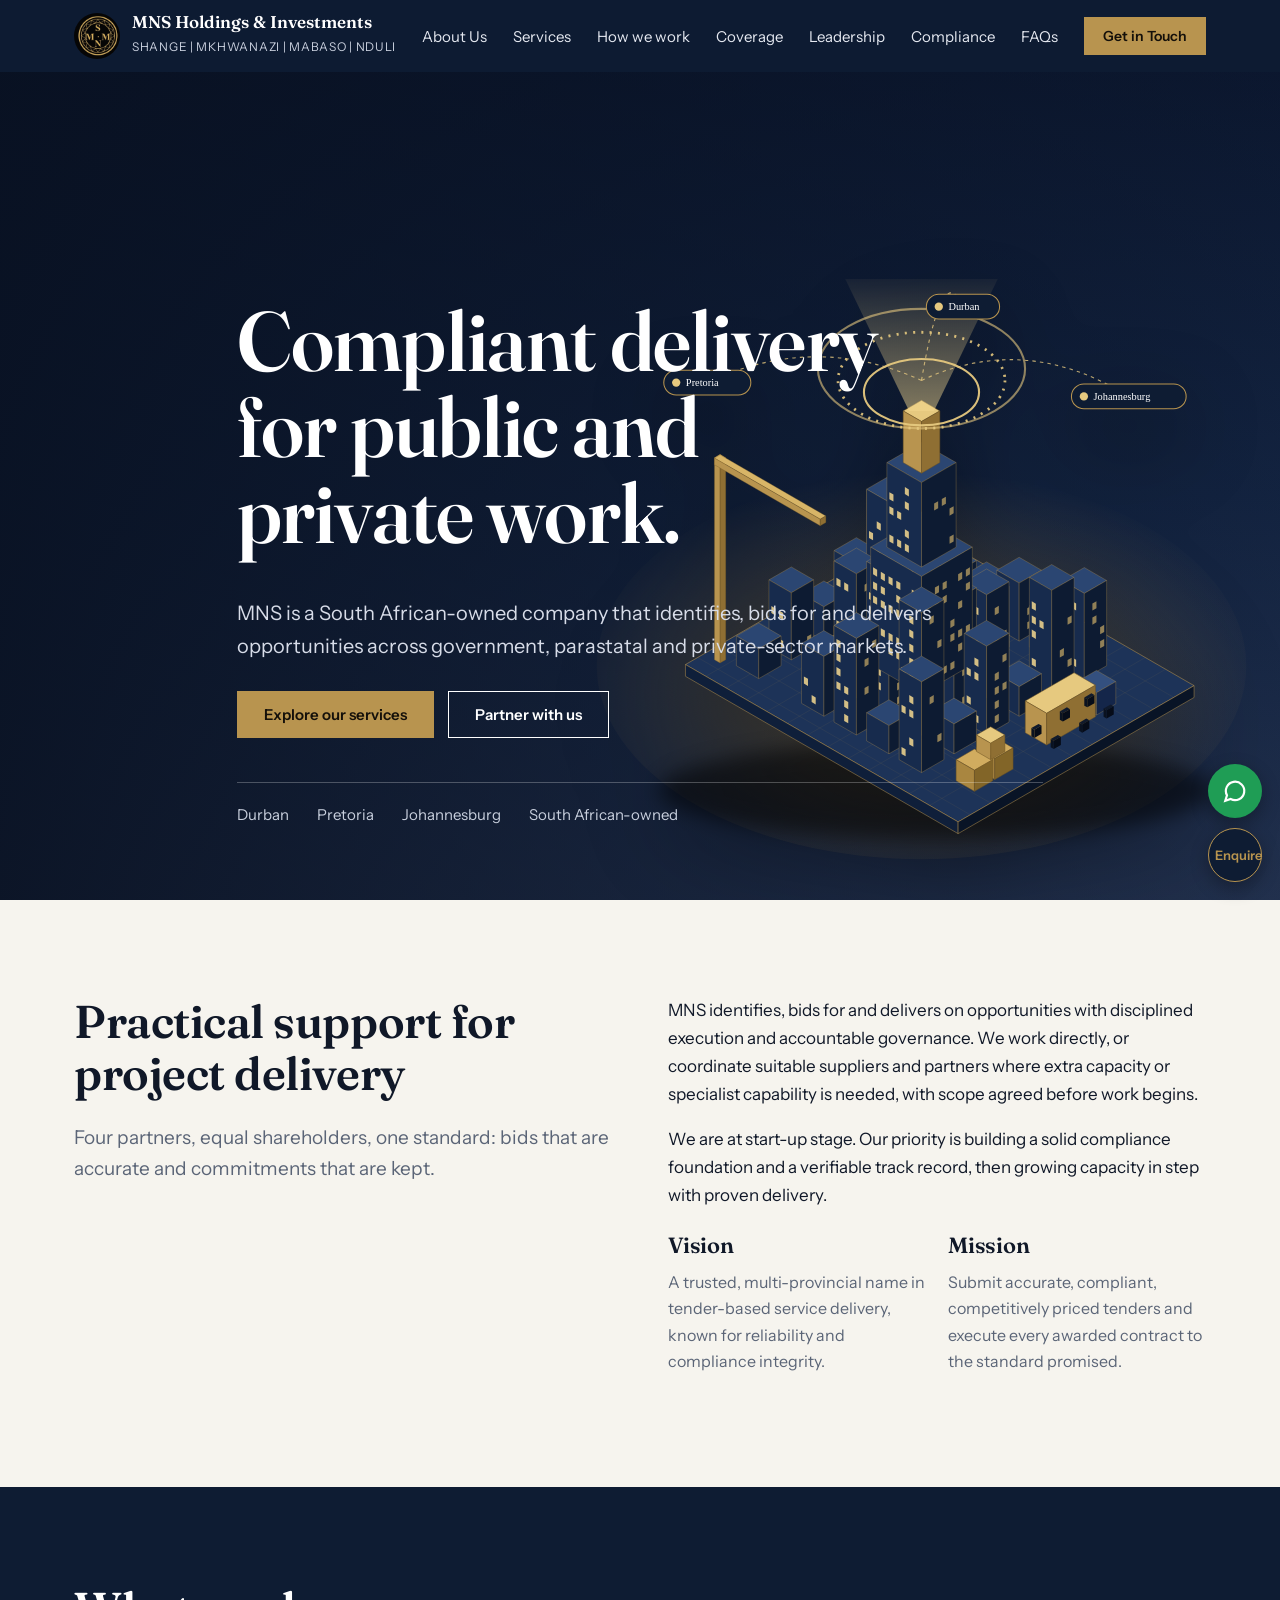
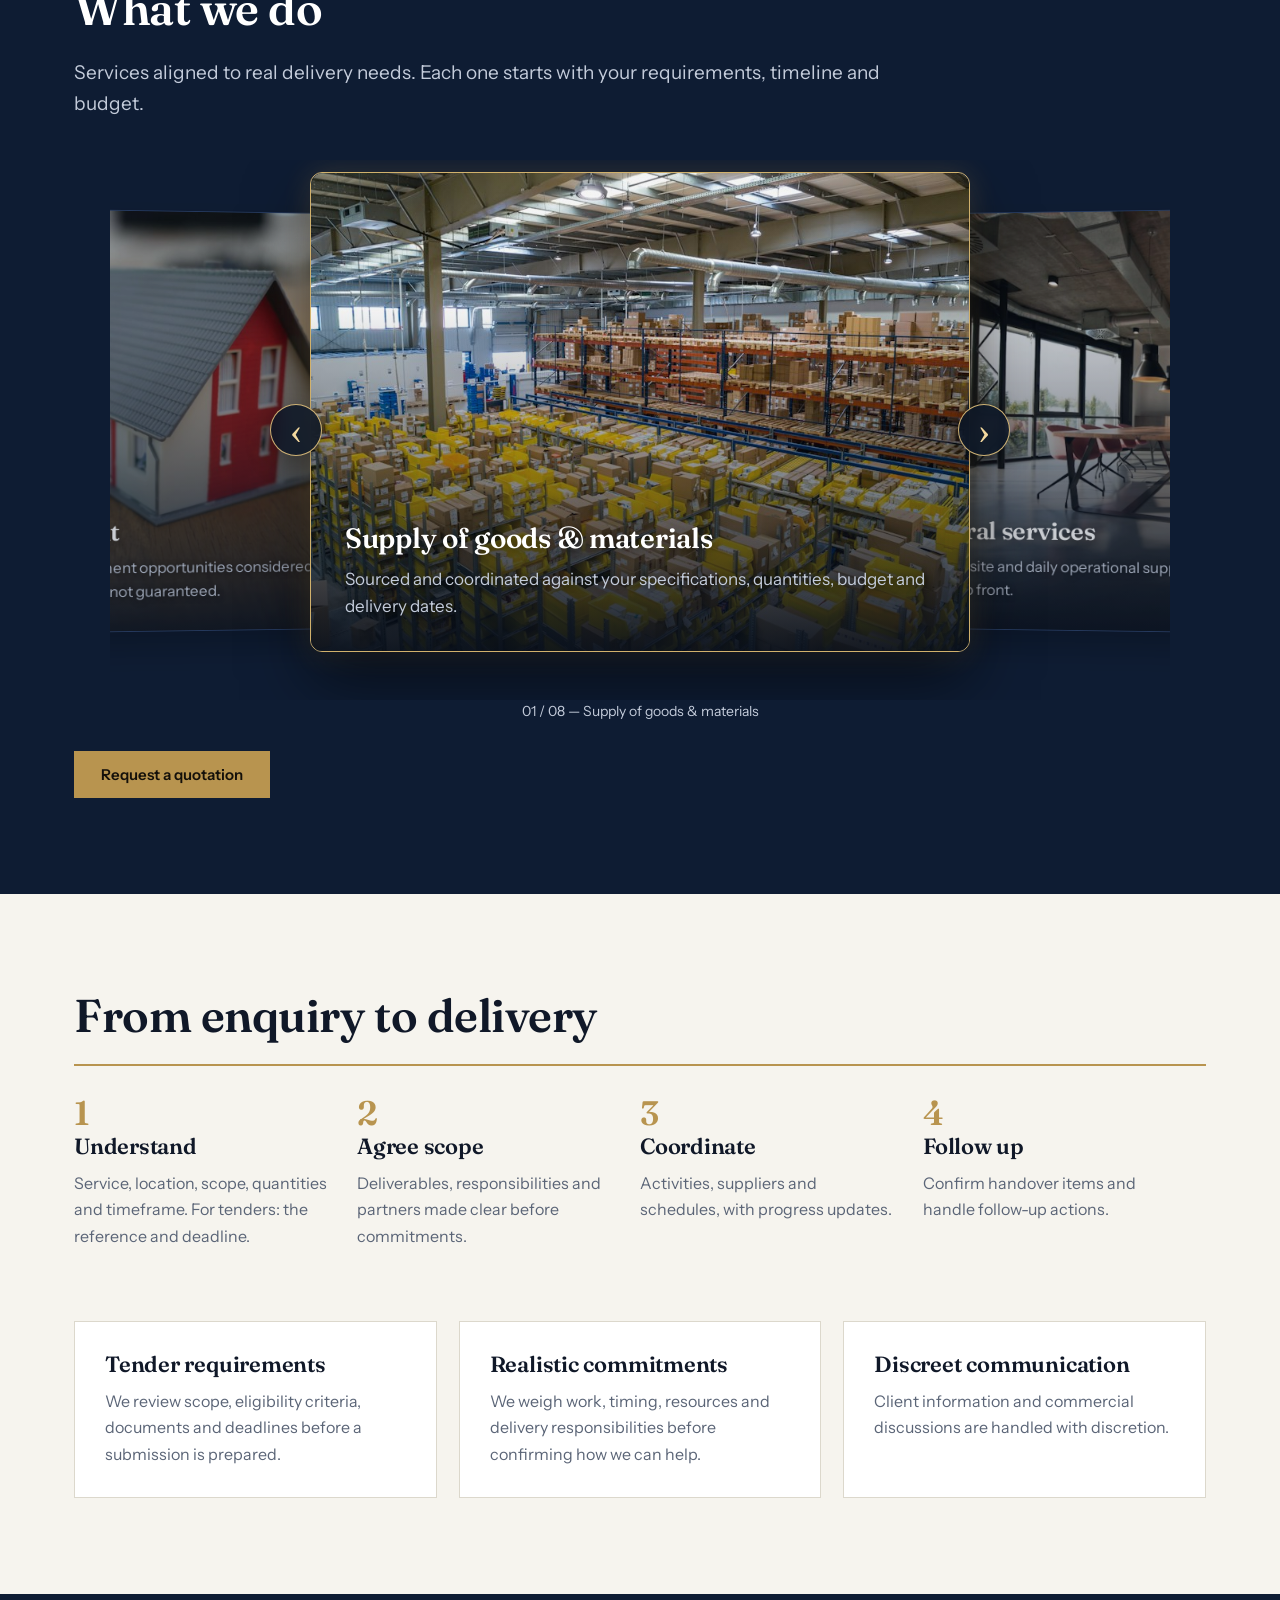
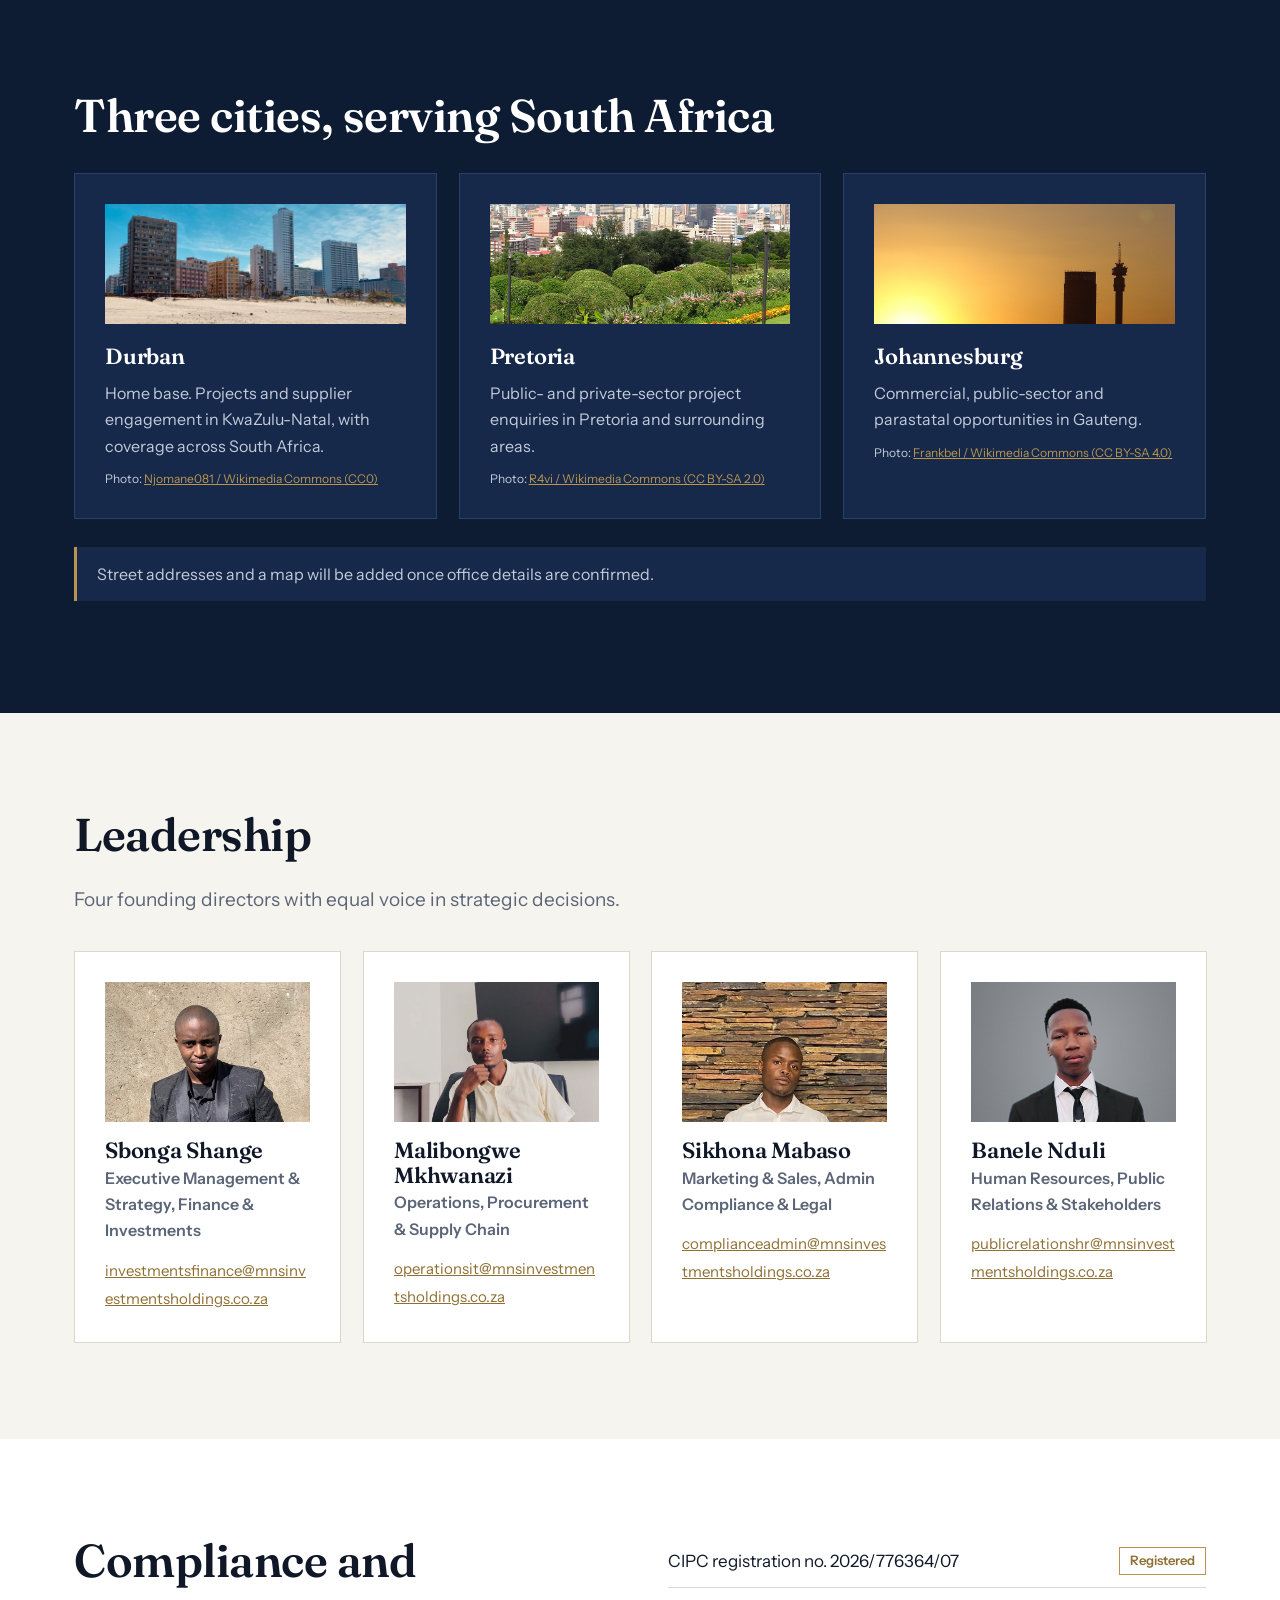
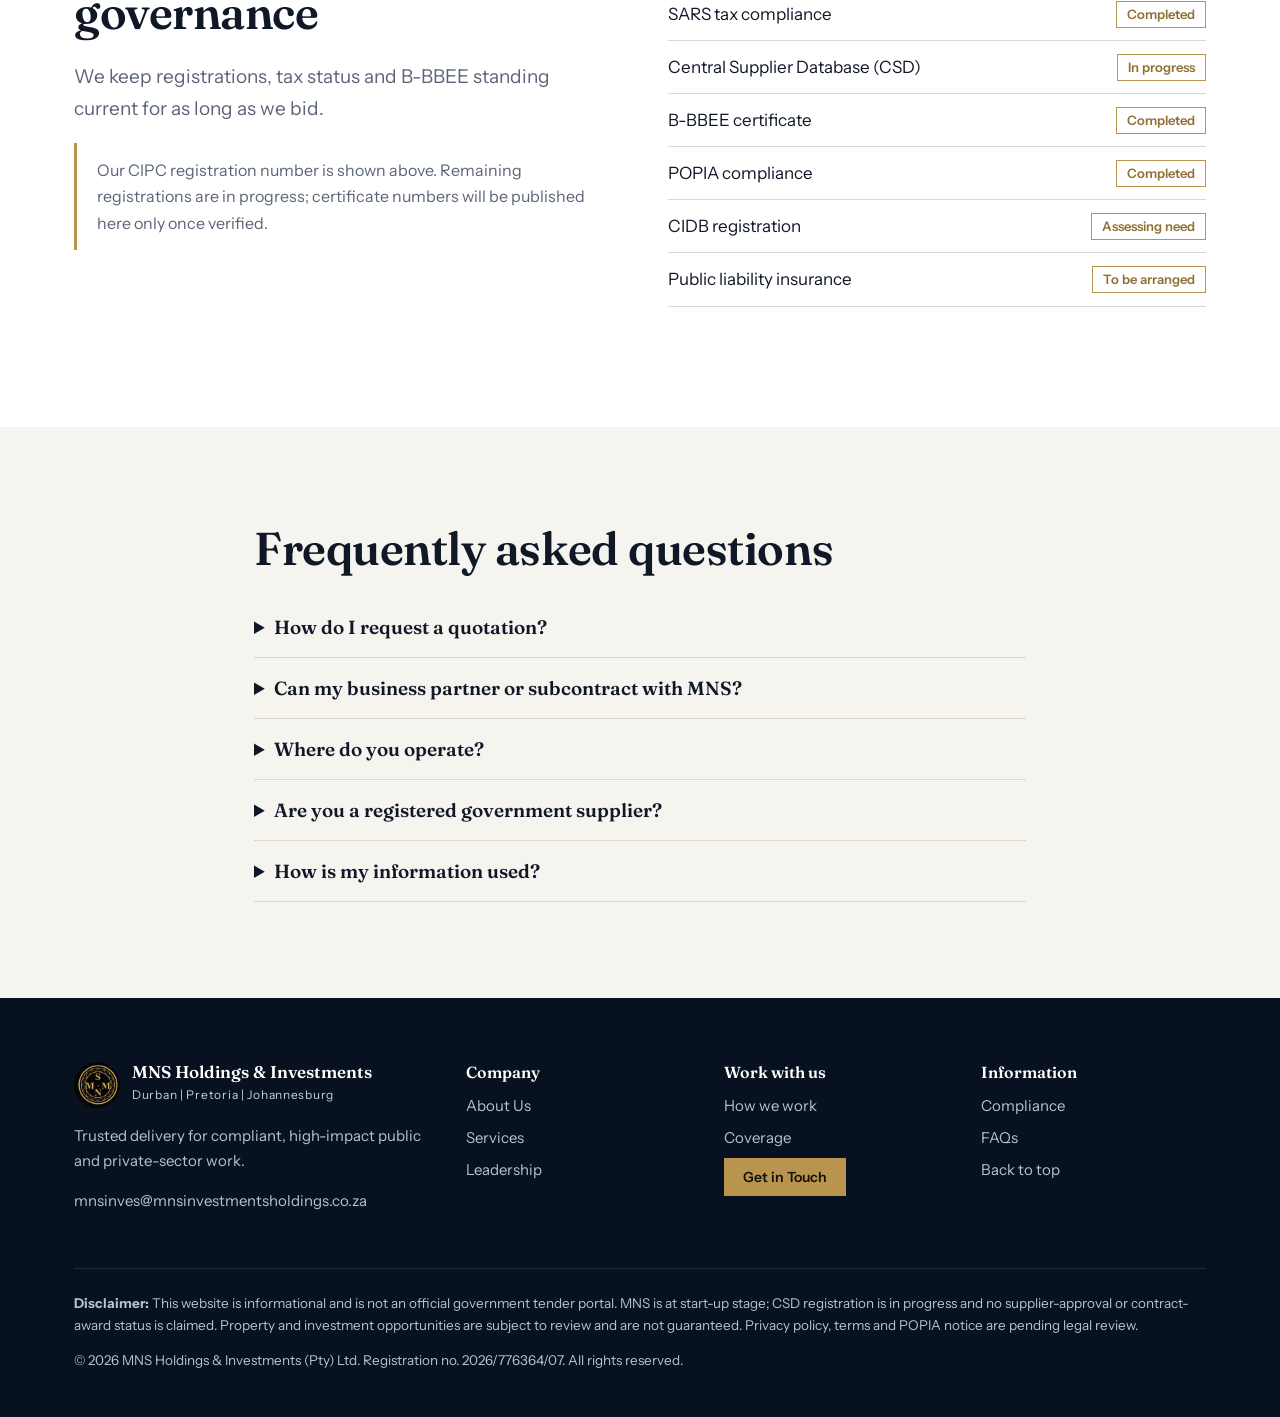
<file: index.html>
<!DOCTYPE html>
<html lang="en-ZA">
<head>
<meta charset="utf-8">
<meta name="viewport" content="width=device-width, initial-scale=1, viewport-fit=cover">
<title>MNS Holdings & Investments | Tender and project services, South Africa</title>
<meta name="description" content="South African-owned company that identifies, bids for and delivers on government, parastatal and private-sector opportunities from Durban, Pretoria and Johannesburg.">
<link rel="canonical" href="https://mnsinvestmentsholdings.co.za/">
<link rel="icon" href="assets/logo.png">
<meta property="og:type" content="website"><meta property="og:title" content="MNS Holdings &amp; Investments">
<meta property="og:description" content="Compliant delivery for public and private work from Durban, Pretoria and Johannesburg.">
<meta property="og:url" content="https://mnsinvestmentsholdings.co.za/"><meta name="theme-color" content="#0e1c33">
<script type="application/ld+json">{"@context":"https://schema.org","@type":"Organization","name":"MNS Holdings & Investments (Pty) Ltd","url":"https://mnsinvestmentsholdings.co.za/","email":"mnsinves@mnsinvestmentsholdings.co.za"}</script>
<link rel="preconnect" href="https://fonts.googleapis.com"><link rel="preconnect" href="https://fonts.gstatic.com" crossorigin>
<link href="https://fonts.googleapis.com/css2?family=Fraunces:opsz,wght@9..144,400;9..144,600&family=Instrument+Sans:wght@400;500;600&display=swap" rel="stylesheet">
<link rel="stylesheet" href="css/styles.css">
</head>
<body>
<header>
 <div class="wrap nav">
  <a class="logo" href="#top" aria-label="MNS Holdings and Investments home"><img class="mark" src="assets/logo.png" alt="" width="46" height="46"><span><b>MNS Holdings &amp; Investments</b><small>SHANGE | MKHWANAZI | MABASO | NDULI</small></span></a>
  <nav aria-label="Main">
   <button class="burger" aria-expanded="false" aria-controls="menu" id="bg">Menu</button>
   <ul id="menu">
    <li><a href="#about">About Us</a></li><li><a href="#services">Services</a></li><li><a href="#process">How we work</a></li><li><a href="#coverage">Coverage</a></li><li><a href="#team">Leadership</a></li><li><a href="#compliance">Compliance</a></li><li><a href="#faq">FAQs</a></li>
    <li><button class="btn sm" data-open>Get in Touch</button></li>
   </ul>
  </nav>
 </div>
</header>

<main id="top">
<div class="hero">
 <img class="hero-art" src="assets/hero-3d.svg" alt="Isometric illustration of a tower crowned with gold rings above a city grid, linking Durban, Pretoria and Johannesburg" width="1000" height="860">
 <div class="wrap">
  <h1>Compliant delivery for public and private work.</h1>
  <p>MNS is a South African-owned company that identifies, bids for and delivers opportunities across government, parastatal and private-sector markets.</p>
  <div class="cta"><a class="btn" href="#services">Explore our services</a><button class="btn ghost" data-open>Partner with us</button></div>
  <div class="cities"><span>Durban</span><span>Pretoria</span><span>Johannesburg</span><span>South African-owned</span></div>
 </div>
</div>

<section id="about"><div class="wrap grid g2" style="align-items:start;gap:56px">
 <div><h2>Practical support for project delivery</h2>
 <p class="lead">Four partners, equal shareholders, one standard: bids that are accurate and commitments that are kept.</p></div>
 <div><p>MNS identifies, bids for and delivers on opportunities with disciplined execution and accountable governance. We work directly, or coordinate suitable suppliers and partners where extra capacity or specialist capability is needed, with scope agreed before work begins.</p>
 <p>We are at start-up stage. Our priority is building a solid compliance foundation and a verifiable track record, then growing capacity in step with proven delivery.</p>
 <div class="grid g2" style="margin-top:24px"><div><h3>Vision</h3><p style="color:var(--mute);font-size:16px">A trusted, multi-provincial name in tender-based service delivery, known for reliability and compliance integrity.</p></div><div><h3>Mission</h3><p style="color:var(--mute);font-size:16px">Submit accurate, compliant, competitively priced tenders and execute every awarded contract to the standard promised.</p></div></div></div>
</div></section>

<section id="services" class="band"><div class="wrap">
 <h2>What we do</h2><p class="lead" style="margin-bottom:40px">Services aligned to real delivery needs. Each one starts with your requirements, timeline and budget.</p>
 <div class="services-carousel" role="region" aria-roledescription="carousel" aria-label="MNS services">
  <div class="services-stage" id="service-stage" tabindex="0" aria-label="Service carousel. Use the arrow keys or swipe to browse services.">
   <article class="card service-slide" role="group" aria-roledescription="slide"><img class="service-photo" src="assets/services/goods.jpg" alt="Goods and materials prepared for distribution" width="900" height="600" loading="lazy"><div class="service-copy"><h3>Supply of goods &amp; materials</h3><p>Sourced and coordinated against your specifications, quantities, budget and delivery dates.</p></div></article>
   <article class="card service-slide" role="group" aria-roledescription="slide"><img class="service-photo" src="assets/services/general.jpg" alt="Bright office prepared for day-to-day operations" width="900" height="600" loading="lazy"><div class="service-copy"><h3>General services</h3><p>Facilities, site and daily operational support, with tasks, hours and access agreed up front.</p></div></article>
   <article class="card service-slide" role="group" aria-roledescription="slide"><img class="service-photo" src="assets/services/partnership.jpg" alt="Construction professionals collaborating on a project" width="900" height="600" loading="lazy"><div class="service-copy"><h3>Subcontracting &amp; joint ventures</h3><p>Suitable contractors and suppliers coordinated, with roles agreed against the tender scope.</p></div></article>
   <article class="card service-slide" role="group" aria-roledescription="slide"><img class="service-photo" src="assets/services/professional.jpg" alt="Professional reviewing project paperwork" width="900" height="600" loading="lazy"><div class="service-copy"><h3>Professional support</h3><p>Project coordination, administrative and procurement support, and tender-document preparation.</p></div></article>
   <article class="card service-slide" role="group" aria-roledescription="slide"><img class="service-photo" src="assets/services/construction.jpg" alt="Building under construction" width="900" height="600" loading="lazy"><div class="service-copy"><h3>Construction &amp; refurbishment</h3><p>Repairs, upgrades and refurbishment for commercial or public-facing spaces, against agreed milestones.</p></div></article>
   <article class="card service-slide" role="group" aria-roledescription="slide"><img class="service-photo" src="assets/services/logistics.jpg" alt="Packages ready for shipping and logistics" width="900" height="600" loading="lazy"><div class="service-copy"><h3>Logistics &amp; transport</h3><p>Transport, warehousing and distribution between suppliers, storage and project sites.</p></div></article>
   <article class="card service-slide" role="group" aria-roledescription="slide"><img class="service-photo" src="assets/services/cleaning.jpg" alt="Cleaning professional maintaining an interior space" width="900" height="600" loading="lazy"><div class="service-copy"><h3>Cleaning services</h3><p>Offices, shared facilities and public-facing spaces, defined in a service plan.</p></div></article>
   <article class="card service-slide" role="group" aria-roledescription="slide"><img class="service-photo" src="assets/services/property.jpg" alt="Residential property available for viewing" width="900" height="600" loading="lazy"><div class="service-copy"><h3>Property &amp; investment</h3><p>Acquisition, development and investment opportunities considered case by case. Subject to review; outcomes are not guaranteed.</p></div></article>
   <button class="service-nav service-nav-prev" id="service-prev" type="button" aria-label="Previous service"><span aria-hidden="true">&lsaquo;</span></button>
   <button class="service-nav service-nav-next" id="service-next" type="button" aria-label="Next service"><span aria-hidden="true">&rsaquo;</span></button>
  </div>
  <div class="service-controls" aria-label="Service carousel controls">
   <p class="service-count" id="service-count" aria-live="polite"></p>
  </div>
 </div>
 <div class="cta"><button class="btn" data-open>Request a quotation</button></div>
</div></section>

<section id="process"><div class="wrap">
 <h2>From enquiry to delivery</h2>
 <div class="steps" style="color:var(--txt)">
  <div><h3>Understand</h3><p style="color:var(--mute)">Service, location, scope, quantities and timeframe. For tenders: the reference and deadline.</p></div>
  <div><h3>Agree scope</h3><p style="color:var(--mute)">Deliverables, responsibilities and partners made clear before commitments.</p></div>
  <div><h3>Coordinate</h3><p style="color:var(--mute)">Activities, suppliers and schedules, with progress updates.</p></div>
  <div><h3>Follow up</h3><p style="color:var(--mute)">Confirm handover items and handle follow-up actions.</p></div>
 </div>
 <div class="grid g3" style="margin-top:56px">
  <div class="card"><h3>Tender requirements</h3><p>We review scope, eligibility criteria, documents and deadlines before a submission is prepared.</p></div>
  <div class="card"><h3>Realistic commitments</h3><p>We weigh work, timing, resources and delivery responsibilities before confirming how we can help.</p></div>
  <div class="card"><h3>Discreet communication</h3><p>Client information and commercial discussions are handled with discretion.</p></div>
 </div>
</div></section>

<section id="coverage" class="band"><div class="wrap">
 <h2>Three cities, serving South Africa</h2>
 <div class="grid g3" style="margin-top:32px">
  <div class="card coverage-card"><img class="coverage-photo" src="assets/coverage/durban.jpg" alt="Durban beachfront buildings and coastline" width="900" height="506" loading="lazy"><h3>Durban</h3><p>Home base. Projects and supplier engagement in KwaZulu-Natal, with coverage across South Africa.</p><small class="image-credit">Photo: <a href="https://commons.wikimedia.org/wiki/File:Durban_South_Beach_(28_October_2024).jpg" target="_blank" rel="noopener">Njomane081 / Wikimedia Commons (CC0)</a></small></div>
  <div class="card coverage-card"><img class="coverage-photo" src="assets/coverage/pretoria.jpg" alt="Pretoria skyline" width="900" height="675" loading="lazy"><h3>Pretoria</h3><p>Public- and private-sector project enquiries in Pretoria and surrounding areas.</p><small class="image-credit">Photo: <a href="https://commons.wikimedia.org/wiki/File:Pretoria_Skyline.jpg" target="_blank" rel="noopener">R4vi / Wikimedia Commons (CC BY-SA 2.0)</a></small></div>
  <div class="card coverage-card"><img class="coverage-photo" src="assets/coverage/johannesburg.jpg" alt="Johannesburg city skyline at night" width="900" height="675" loading="lazy"><h3>Johannesburg</h3><p>Commercial, public-sector and parastatal opportunities in Gauteng.</p><small class="image-credit">Photo: <a href="https://commons.wikimedia.org/wiki/File:Johannesburg-city-skyline-night.jpg" target="_blank" rel="noopener">Frankbel / Wikimedia Commons (CC BY-SA 4.0)</a></small></div>
 </div>
 <p class="note" style="margin-top:28px;background:var(--navy2);color:#c3cbda">Street addresses and a map will be added once office details are confirmed.</p>
</div></section>

<section id="team" class="people"><div class="wrap">
 <h2>Leadership</h2><p class="lead" style="margin-bottom:36px">Four founding directors with equal voice in strategic decisions.</p>
 <div class="grid g4">
  <div class="card tilt"><img class="ph" src="assets/team/photo-3.jpg" alt="Sbonga Shange" loading="lazy"><h3>Sbonga Shange</h3><p class="role">Executive Management &amp; Strategy, Finance &amp; Investments</p><a href="mailto:investmentsfinance@mnsinvestmentsholdings.co.za">investmentsfinance@mnsinvestmentsholdings.co.za</a></div>
  <div class="card tilt"><img class="ph" src="assets/team/photo-1.jpg" alt="Malibongwe Mkhwanazi" loading="lazy"><h3>Malibongwe Mkhwanazi</h3><p class="role">Operations, Procurement &amp; Supply Chain</p><a href="mailto:operationsit@mnsinvestmentsholdings.co.za">operationsit@mnsinvestmentsholdings.co.za</a></div>
  <div class="card tilt"><img class="ph" src="assets/team/photo-4.jpg" alt="Sikhona Mabaso" loading="lazy"><h3>Sikhona Mabaso</h3><p class="role">Marketing &amp; Sales, Admin Compliance &amp; Legal</p><a href="mailto:complianceadmin@mnsinvestmentsholdings.co.za">complianceadmin@mnsinvestmentsholdings.co.za</a></div>
  <div class="card tilt"><img class="ph" src="assets/team/photo-2.jpg" alt="Banele Nduli" loading="lazy"><h3>Banele Nduli</h3><p class="role">Human Resources, Public Relations &amp; Stakeholders</p><a href="mailto:publicrelationshr@mnsinvestmentsholdings.co.za">publicrelationshr@mnsinvestmentsholdings.co.za</a></div>
 </div>
</div></section>

<section id="compliance" style="background:var(--card)"><div class="wrap grid g2" style="gap:56px;align-items:start">
 <div><h2>Compliance and governance</h2><p class="lead">We keep registrations, tax status and B-BBEE standing current for as long as we bid.</p>
 <p class="note">Our CIPC registration number is shown above. Remaining registrations are in progress; certificate numbers will be published here only once verified.</p></div>
 <div><ul class="status">
  <li>CIPC registration no. 2026/776364/07<span class="tag">Registered</span></li>
  <li>SARS tax compliance<span class="tag">Completed</span></li>
  <li>Central Supplier Database (CSD)<span class="tag">In progress</span></li>
  <li>B-BBEE certificate<span class="tag">Completed</span></li>
  <li>POPIA compliance<span class="tag">Completed</span></li>
  <li>CIDB registration<span class="tag">Assessing need</span></li>
  <li>Public liability insurance<span class="tag">To be arranged</span></li>
 </ul></div>
</div></section>

<section id="faq"><div class="wrap" style="max-width:820px">
 <h2>Frequently asked questions</h2>
 <details><summary>How do I request a quotation?</summary><p>Select Get in Touch and tell us the service, location, scope or quantities and your timeline. For tenders, include the reference number and closing date.</p></details>
 <details><summary>Can my business partner or subcontract with MNS?</summary><p>Yes. Send us your company details, services and areas of operation. Expressions of interest do not guarantee appointment or inclusion on any supplier list.</p></details>
 <details><summary>Where do you operate?</summary><p>From Durban, Pretoria and Johannesburg, serving KwaZulu-Natal, Gauteng and, over time, nationally.</p></details>
 <details><summary>Are you a registered government supplier?</summary><p>Our company is registered with CIPC (2026/776364/07); tax compliance, B-BBEE and POPIA compliance are in place, and CSD registration is in progress. We will publish verified details here once they are issued.</p></details>
 <details><summary>How is my information used?</summary><p>Only to respond to your enquiry. A full POPIA privacy notice is being finalised with legal review.</p></details>
</div></section>
</main>

<footer><div class="wrap">
 <div class="fg">
  <div><a class="logo" href="#top"><img class="mark" src="assets/logo.png" alt="" width="46" height="46"><span><b style="color:#fff">MNS Holdings &amp; Investments</b><small>Durban | Pretoria | Johannesburg</small></span></a>
  <p style="margin-top:16px">Trusted delivery for compliant, high-impact public and private-sector work.</p>
  <p><a href="mailto:mnsinves@mnsinvestmentsholdings.co.za">mnsinves@mnsinvestmentsholdings.co.za</a></p></div>
  <div><h4>Company</h4><ul><li><a href="#about">About Us</a></li><li><a href="#services">Services</a></li><li><a href="#team">Leadership</a></li></ul></div>
  <div><h4>Work with us</h4><ul><li><a href="#process">How we work</a></li><li><a href="#coverage">Coverage</a></li><li><button class="btn sm" data-open>Get in Touch</button></li></ul></div>
  <div><h4>Information</h4><ul><li><a href="#compliance">Compliance</a></li><li><a href="#faq">FAQs</a></li><li><a href="#top">Back to top</a></li></ul></div>
 </div>
 <div class="fine"><p><b>Disclaimer:</b> This website is informational and is not an official government tender portal. MNS is at start-up stage; CSD registration is in progress and no supplier-approval or contract-award status is claimed. Property and investment opportunities are subject to review and are not guaranteed. Privacy policy, terms and POPIA notice are pending legal review.</p><p>&copy; 2026 MNS Holdings &amp; Investments (Pty) Ltd. Registration no. 2026/776364/07. All rights reserved.</p></div>
</div></footer>

<div class="float">
 <a href="https://wa.me/27738732707?text=Hello%20MNS%2C%20I%20would%20like%20to%20make%20an%20enquiry." target="_blank" rel="noopener" aria-label="Chat on WhatsApp"><svg width="26" height="26" viewBox="0 0 24 24" fill="none" stroke="#fff" stroke-width="2"><path d="M3 21l1.6-5A8.5 8.5 0 1 1 8 19.4z"/></svg></a>
 <button data-open aria-label="Enquire now">Enquire</button>
</div>

<dialog id="dlg" aria-labelledby="dt"><div class="dlg">
 <button class="x" id="cl" aria-label="Close">&times;</button>
 <h3 id="dt">Enquire now</h3><p style="color:var(--mute);font-size:15px">Include the service, location, scope and timeline. Your enquiry will be emailed to MNS Operations.</p>
 <form id="f" action="https://formsubmit.co/operationsit@mnsinvestmentsholdings.co.za" method="POST">
  <input type="hidden" name="_subject" value="Website enquiry for MNS">
  <input type="hidden" name="_template" value="table">
  <input type="text" name="_honey" tabindex="-1" autocomplete="off" aria-hidden="true" class="honeypot">
  <label for="n">Name or organisation</label><input id="n" name="name" autocomplete="name" required>
  <label for="e">Email</label><input id="e" name="email" type="email" autocomplete="email" required>
  <label for="t">Telephone</label><input id="t" name="telephone" type="tel" autocomplete="tel">
  <label for="s">Service</label><select id="s" name="service"><option>Supply of goods &amp; materials</option><option>General services</option><option>Subcontracting &amp; joint ventures</option><option>Professional support services</option><option>Construction &amp; refurbishment</option><option>Logistics &amp; transport</option><option>Cleaning services</option><option>Property &amp; investment</option><option>Partnership or supplier interest</option></select>
  <label for="m">Location, scope and timeline</label><textarea id="m" name="message" rows="4" required></textarea>
  <label class="chk"><input type="checkbox" id="c" name="consent" value="Yes" required><span>I consent to MNS using these details to respond to my enquiry and passing them to FormSubmit for email delivery, in line with POPIA.</span></label>
  <p class="form-status" id="form-status" role="status" aria-live="polite"></p>
  <button class="btn" id="form-submit" type="submit">Send enquiry</button>
 </form>
</div></dialog>

<script src="js/main.js" defer></script>
</body>
</html>
</file>
<file: css/styles.css>
:root{--navy:#0e1c33;--navy2:#16294a;--ink:#101828;--bone:#f6f4ee;--white:#fff;--brass:#b8944f;--brass2:#8f6f33;--mute:#5b6577;--line:#dcd8cc;--bg:#f6f4ee;--card:#fff;--txt:#101828;box-sizing:border-box;padding-top:env(safe-area-inset-top,0px);padding-bottom:env(safe-area-inset-bottom,0px)}
@media(prefers-color-scheme:dark){:root:not([data-theme="light"]){--bg:#0a1424;--card:#111f38;--txt:#ecebe5;--mute:#a7b0c0;--line:#243556}}
:root[data-theme="dark"]{--bg:#0a1424;--card:#111f38;--txt:#ecebe5;--mute:#a7b0c0;--line:#243556}
*,*:before,*:after{box-sizing:inherit}
html{scroll-behavior:smooth;scroll-padding-top:calc(76px + env(safe-area-inset-top,0px))}
body{margin:0;background:var(--bg);color:var(--txt);font:400 17px/1.65 "Instrument Sans",system-ui,sans-serif}
h1,h2,h3{font-family:Fraunces,Georgia,serif;font-weight:600;line-height:1.12;margin:0 0 .5em;letter-spacing:-.01em}
h2{font-size:clamp(30px,4vw,46px)}h3{font-size:22px}
p{margin:0 0 1em;max-width:62ch}
a{color:inherit}
:focus-visible{outline:3px solid var(--brass);outline-offset:3px}
.wrap{max-width:1180px;margin:0 auto;padding:0 24px}
section{padding:96px 0}
.lead{color:var(--mute);font-size:19px}
header{position:fixed;top:0;left:0;right:0;z-index:50;background:rgba(14,28,51,.94);backdrop-filter:blur(8px);color:#fff;padding-top:env(safe-area-inset-top,0px)}
.nav{display:flex;align-items:center;justify-content:space-between;height:72px;gap:16px}
.logo{display:flex;align-items:center;gap:12px;text-decoration:none}
.mark{width:46px;height:46px;border-radius:50%;object-fit:cover;display:block}.mono{width:64px;height:64px;border-radius:50%;border:1.5px solid var(--brass);display:grid;place-items:center;font:600 20px Fraunces,serif;color:var(--brass2);margin-bottom:16px}
.logo b{font:600 17px/1.1 Fraunces,serif;display:block}.logo small{font-size:12px;color:#c9d0de;letter-spacing:.06em}
nav ul{display:flex;gap:26px;list-style:none;margin:0;padding:0;align-items:center}
nav a{text-decoration:none;font-size:15px;color:#e5e9f1;padding:6px 0;border-bottom:2px solid transparent}
nav a:hover,nav a.on{border-color:var(--brass);color:#fff}
.btn{display:inline-block;border:1.5px solid var(--brass);background:var(--brass);color:#14100a;padding:13px 26px;font:600 15px "Instrument Sans",sans-serif;text-decoration:none;cursor:pointer;transition:background .2s,color .2s}
.btn:hover{background:transparent;color:var(--brass)}
.btn.ghost{background:transparent;color:#fff;border-color:#fff}.btn.ghost:hover{background:#fff;color:var(--navy)}
.btn.sm{padding:9px 18px;font-size:14px}
.burger{display:none;background:none;border:1.5px solid #fff;color:#fff;padding:8px 12px;font:inherit;cursor:pointer}
.hero{position:relative;min-height:100vh;min-height:100svh;display:flex;align-items:flex-end;color:#fff;background:linear-gradient(180deg,#0b1730 0%,#16294a 55%,#2a3b5c 100%);overflow:hidden;padding:140px 0 72px}
.hero svg{position:absolute;left:0;right:0;bottom:0;width:100%;height:58%;opacity:.55}
.hero:after{content:"";position:absolute;inset:0;background:linear-gradient(90deg,rgba(8,16,32,.88),rgba(8,16,32,.25))}
.hero .wrap{position:relative;z-index:2}
.hero h1{font-size:clamp(40px,7vw,84px);max-width:13ch;line-height:1.02}
.hero p{font-size:20px;color:#d7dce8}
.cta{display:flex;gap:14px;flex-wrap:wrap;margin-top:28px}
.cities{margin-top:44px;padding-top:20px;border-top:1px solid rgba(255,255,255,.25);color:#c9d0de;font-size:15px;display:flex;gap:28px;flex-wrap:wrap}
.grid{display:grid;gap:22px}
.g4{grid-template-columns:repeat(4,1fr)}.g3{grid-template-columns:repeat(3,1fr)}.g2{grid-template-columns:repeat(2,1fr)}
.card{background:var(--card);border:1px solid var(--line);padding:30px}
.card p{color:var(--mute);margin:0;font-size:16px}
.card .ic{width:34px;height:34px;stroke:var(--brass2);fill:none;stroke-width:1.6;margin-bottom:18px}
.band{background:var(--navy);color:#fff}.band .lead,.band .card p{color:#c3cbda}
.band .card{background:var(--navy2);border-color:#2a4068}
.steps{counter-reset:s;display:grid;grid-template-columns:repeat(4,1fr);gap:0;border-top:2px solid var(--brass)}
.steps div{padding:26px 24px 0 0}.steps div:before{counter-increment:s;content:counter(s);font:600 34px Fraunces,serif;color:var(--brass)}
.steps p{color:#c3cbda;font-size:16px}
.people .card h3{margin-bottom:2px}.role{color:var(--brass2);font-weight:600;font-size:15px;margin-bottom:12px!important}
.people a{color:var(--brass2);font-size:15px;word-break:break-all}
.service-photo,.coverage-photo{width:100%;object-fit:cover;display:block;margin-bottom:20px}
.service-photo,.coverage-photo{height:120px}
#services .service-photo{position:absolute;inset:0;width:100%;height:100%;margin:0;object-fit:cover;border:0;border-radius:inherit}
.services-carousel{max-width:1060px;margin:0 auto}
.services-stage{position:relative;height:540px;overflow:hidden;perspective:1400px;touch-action:pan-y;cursor:grab;outline-offset:6px}
.services-stage:active{cursor:grabbing}
.service-slide{position:absolute;top:12px;left:50%;width:min(660px,calc(100% - 40px));height:480px;min-height:0;padding:0;background:transparent;border:1px solid rgba(184,148,79,.55);border-radius:12px;overflow:hidden;transform-origin:center center;transition:transform .55s cubic-bezier(.2,.75,.25,1),opacity .45s ease,box-shadow .45s ease;will-change:transform,opacity;box-shadow:0 18px 38px rgba(0,0,0,.3)}
.service-slide::after{content:"";position:absolute;inset:0;background:linear-gradient(180deg,rgba(7,14,26,.04) 28%,rgba(7,14,26,.25) 48%,rgba(7,14,26,.94) 100%);pointer-events:none}
.service-slide[aria-hidden="false"]{box-shadow:0 30px 65px rgba(0,0,0,.52),0 0 30px rgba(184,148,79,.24);border-color:#d1b16c}
.service-copy{position:absolute;z-index:1;right:0;bottom:0;left:0;padding:84px 34px 32px;color:#fff}
.service-slide h3{margin-bottom:12px;color:#fff;font-size:28px;text-shadow:0 2px 10px rgba(0,0,0,.5)}
.service-slide p{line-height:1.55;color:#f0f2f6;font-size:17px;text-shadow:0 1px 7px rgba(0,0,0,.65)}
.service-controls{display:flex;align-items:center;justify-content:center;margin-top:0}
.service-nav{position:absolute;top:50%;z-index:20;display:grid;place-items:center;width:52px;height:52px;padding:0;border:1px solid rgba(225,193,125,.9);border-radius:50%;background:rgba(9,20,37,.82);color:#f4d99f;font:500 38px/1 Georgia,serif;cursor:pointer;transform:translateY(-50%);box-shadow:0 8px 24px rgba(0,0,0,.35);backdrop-filter:blur(8px);transition:background .2s ease,color .2s ease,scale .2s ease}
.service-nav-prev{left:max(8px,calc(50% - 370px))}
.service-nav-next{right:max(8px,calc(50% - 370px))}
.service-nav:hover{background:var(--brass);color:#14100a;scale:1.06}
.service-count{min-height:22px;margin:0;text-align:center;color:#c3cbda;font-size:14px}
.image-credit{display:block;margin-top:12px;color:#c3cbda;font-size:12px;line-height:1.4}
.image-credit a{color:var(--brass)}
.honeypot{position:absolute;left:-10000px;width:1px;height:1px}
.note{border-left:3px solid var(--brass);padding:14px 20px;background:var(--card);color:var(--mute);font-size:16px;max-width:none}
.status li{padding:12px 0;border-bottom:1px solid var(--line);display:flex;justify-content:space-between;gap:16px}
.status{list-style:none;padding:0;margin:0 0 24px}
.tag{font-size:13px;font-weight:600;color:var(--brass2);border:1px solid var(--brass);padding:2px 10px;white-space:nowrap;align-self:center}
details{border-bottom:1px solid var(--line);padding:18px 0}summary{cursor:pointer;font:600 19px Fraunces,serif}
details p{margin:12px 0 0;color:var(--mute)}
footer{background:#08111f;color:#b9c2d3;padding:64px 0 32px;font-size:15px}
footer h4{color:#fff;margin:0 0 12px;font:600 16px Fraunces,serif}footer ul{list-style:none;margin:0;padding:0}footer li{margin:7px 0}footer a{text-decoration:none}footer a:hover{color:var(--brass)}
.fg{display:grid;grid-template-columns:1.6fr 1fr 1fr 1fr;gap:32px}
.fine{border-top:1px solid #1e2c47;margin-top:40px;padding-top:24px;font-size:13.5px;line-height:1.6}.fine p{max-width:none}
.float{position:fixed;right:18px;bottom:calc(18px + env(safe-area-inset-bottom,0px));z-index:40;display:flex;flex-direction:column;gap:10px}
.float a,.float button{background:#1f9d55;color:#fff;border:0;width:54px;height:54px;border-radius:50%;display:grid;place-items:center;cursor:pointer;box-shadow:0 6px 18px rgba(0,0,0,.3)}
.float button{background:var(--navy);border:1.5px solid var(--brass);color:var(--brass);font:600 13px "Instrument Sans"}
dialog{border:0;padding:0;max-width:520px;width:calc(100% - 32px);background:var(--card);color:var(--txt)}
dialog::backdrop{background:rgba(5,10,20,.7)}
.dlg{padding:32px}.dlg h3{margin-bottom:6px}
label{display:block;font-weight:600;font-size:15px;margin:14px 0 5px}
input,select,textarea{width:100%;font:inherit;padding:11px 12px;border:1px solid var(--line);background:var(--bg);color:var(--txt);border-radius:0}
.chk{display:flex;gap:10px;align-items:flex-start;font-weight:400;margin-top:16px}.chk input{width:auto;margin-top:5px}
.form-status{min-height:1.5em;margin:12px 0 4px;color:var(--mute);font-size:14px}
.err{color:#c0392b;font-size:14px;min-height:20px;margin:8px 0 0}
.x{float:right;background:none;border:0;font-size:26px;cursor:pointer;color:var(--mute)}
@media(max-width:980px){nav ul{display:none;position:absolute;top:72px;left:0;right:0;background:var(--navy);flex-direction:column;padding:20px 24px 28px;align-items:flex-start}nav ul.open{display:flex}.burger{display:block}.g4,.steps{grid-template-columns:repeat(2,1fr)}.g3{grid-template-columns:1fr}.fg{grid-template-columns:1fr 1fr}.hide-m{display:none}}
@media(max-width:620px){section{padding:68px 0}.g4,.g2,.steps,.fg{grid-template-columns:1fr}body{font-size:16px}.services-stage{height:510px}.service-slide{top:16px;width:calc(100% - 84px);height:450px}.service-copy{padding:68px 22px 24px}.service-slide h3{font-size:24px}.service-slide p{font-size:16px}.service-nav{width:44px;height:44px;font-size:34px}.service-nav-prev{left:4px}.service-nav-next{right:4px}.service-count{font-size:12px}}
@media(prefers-reduced-motion:reduce){html{scroll-behavior:auto}*{transition:none!important}}
#scene{position:absolute;inset:0;width:100%;height:100%;display:block}
.hero svg{display:none}
.tilt{transition:transform .2s ease,border-color .2s;will-change:transform}.tilt:hover{border-color:var(--brass)}
.ph{width:100%;height:140px;object-fit:cover;object-position:50% 20%;display:block;margin-bottom:16px;filter:saturate(.9)}
.hero-art{position:absolute;right:1%;bottom:3%;width:min(54vw,760px);height:auto;z-index:2;filter:drop-shadow(0 30px 40px rgba(0,0,0,.45));animation:float 7s ease-in-out infinite;transition:transform .25s ease;pointer-events:none}
@keyframes float{50%{translate:0 -12px}}
@media(max-width:900px){.hero-art{width:130%;right:-20%;bottom:0;opacity:.4}}
@media(prefers-reduced-motion:reduce){.hero-art{animation:none}}
@media(prefers-reduced-motion:reduce){.services-stage{scroll-behavior:auto}.service-slide{will-change:auto}}
</file>
